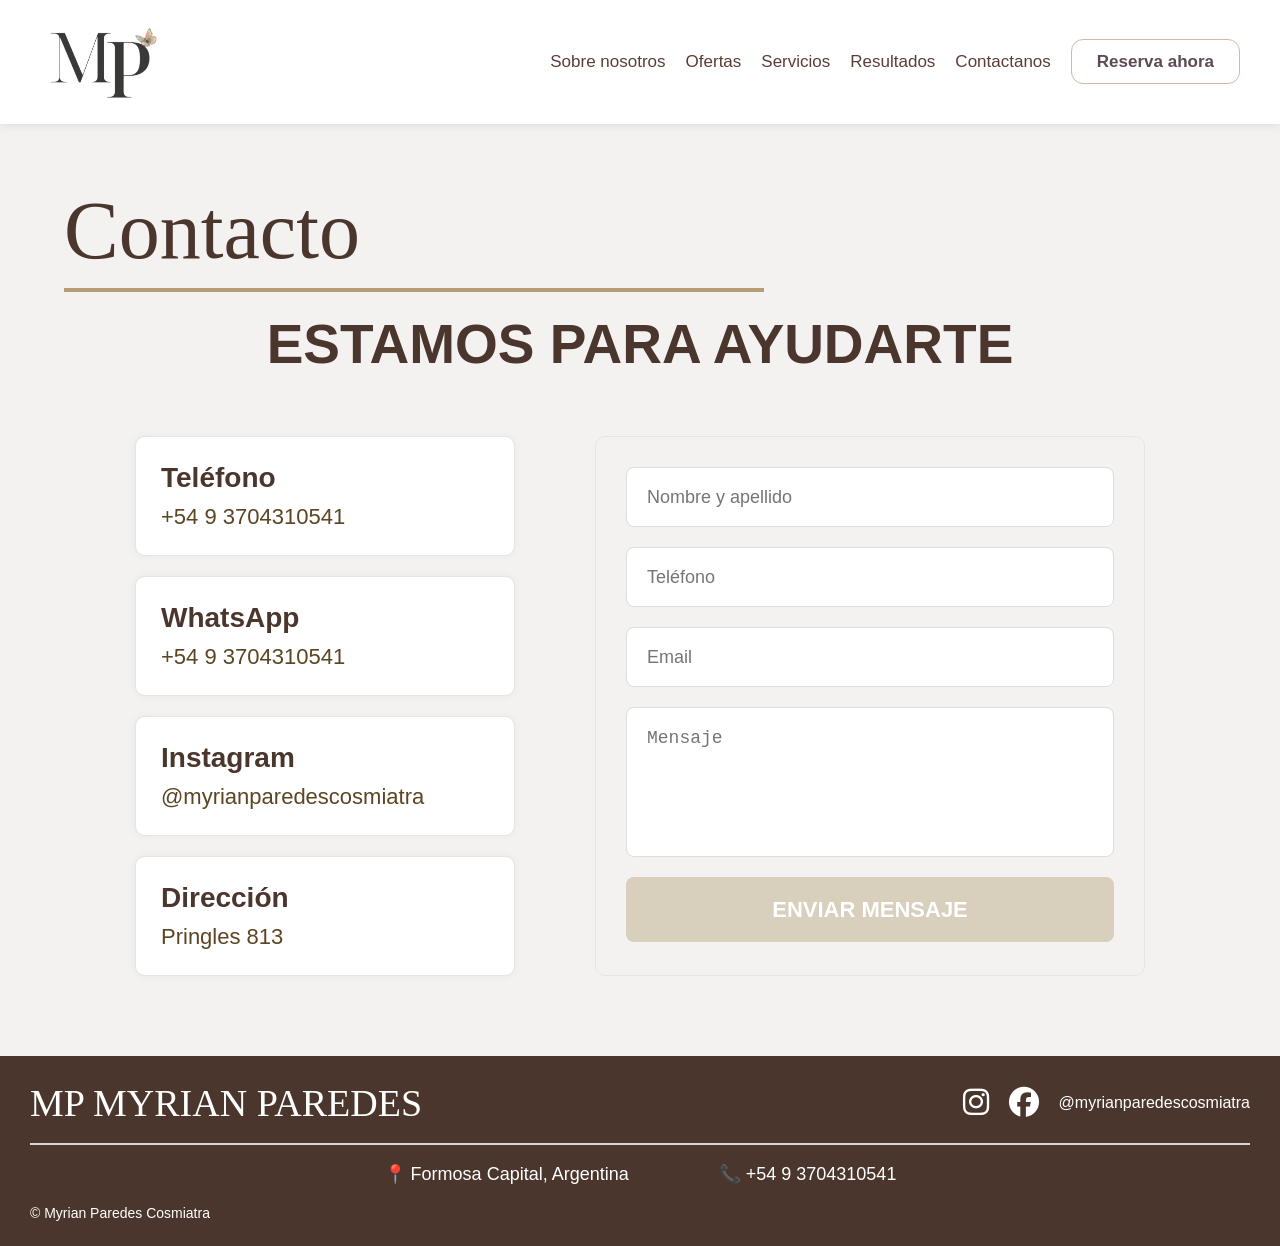
<file: html/contacto.html>
<!DOCTYPE html>
<html lang="es">
    <head>
        <meta charset="UTF-8">
        <meta name="viewport" content="width=device-width, initial-scale=1.0">

        <title>Contacto</title>
        <link rel="stylesheet" href="../CSS/estilos.css">
        <link rel="stylesheet" href="../CSS/contacto.css">
        <link rel="stylesheet" href="https://cdnjs.cloudflare.com/ajax/libs/font-awesome/6.5.1/css/all.min.css">

    </head>
        <!----------------------- CABECERA (HEADER) ----------------------->
        <header class="site-header">

            <nav class="header-container">
                <!-- Logo de MYRIAN PAREDES -->
                 <a href="../index.html"> 
                    <img src="../imagenes/logo.png" alt="Logo de MYRIAN PAREDES" id="logo">
                 </a>
            </nav>

            <nav>
                <ul>
                    <li><a href="sobrenosotros.html">Sobre nosotros</a></li>
                    <li><a href="ofertas.html">Ofertas</a></li>
                    <li><a href="servicios.html">Servicios</a></li>
                    <li><a href="resultados.html">Resultados</a></li>
                    <li><a href="contacto.html">Contactanos</a></li>
                    <li><a href="reservaciones.html" id="boton-reserva">Reserva ahora</a></li>
                </ul>
            </nav>
        </header>

    <body>
        
        <main>
            <!-- TITULO -->

            <section id="titulo-contacto">

                <h1>Contacto</h1>

                <div class="linea-contacto"></div>

                <h2>ESTAMOS PARA <strong>AYUDARTE</strong></h2>

            </section>

            <!-- CONTENIDO -->

            <section id="contenedor-contacto">

                <!-- DATOS -->

                <div class="datos-contacto">

                    <div class="card-contacto">
                        <h3>Teléfono</h3>
                        <p>+54 9 3704310541</p>
                    </div>

                    <div class="card-contacto">
                        <h3>WhatsApp</h3>
                        <p>+54 9 3704310541</p>
                    </div>

                    <div class="card-contacto">
                        <h3>Instagram</h3>
                        <p>@myrianparedescosmiatra</p>
                    </div>

                    <div class="card-contacto">
                        <h3>Dirección</h3>
                        <p>Pringles 813</p>
                    </div>

                </div>

                <!-- FORMULARIO -->

                <form class="formulario-contacto">

                    <input type="text" placeholder="Nombre y apellido">

                    <input type="tel" placeholder="Teléfono">

                    <input type="email" placeholder="Email">

                    <textarea placeholder="Mensaje"></textarea>

                    <button type="submit">
                        ENVIAR MENSAJE
                    </button>

                </form>

            </section>
        </main>

        <!-- FOOTER -->
        <footer class="footer">

            <!-- PARTE SUPERIOR DEL FOOTER -->
            <section class="footer-top">

                <!-- LOGO / NOMBRE DE LA MARCA -->
                <h2 class="logo">MP MYRIAN PAREDES</h2>

                <!-- REDES SOCIALES -->
                <nav class="socials">

                    <!-- ÍCONO INSTAGRAM -->
                    <a href="#">
                        <i class="fa-brands fa-instagram"></i>
                    </a>

                    <!-- ÍCONO FACEBOOK -->
                    <a href="#">
                        <i class="fa-brands fa-facebook"></i>
                    </a>

                    <!-- NOMBRE DE USUARIO -->
                    <span>@myrianparedescosmiatra</span>

                </nav>

            </section>

            <!-- LÍNEA DIVISORIA -->
            <hr>

            <!-- INFORMACIÓN DE CONTACTO -->
            <section class="footer-bottom">

                <!-- UBICACIÓN -->
                <article class="info">
                    <p>📍 Formosa Capital, Argentina</p>
                </article>

                <!-- TELÉFONO -->
                <article class="info">
                    <p>📞 +54 9 3704310541</p>
                </article>

            </section>

            <!-- COPYRIGHT -->
            <p class="copy">
                © Myrian Paredes Cosmiatra
            </p>

        </footer>

    </body>
</html>
</file>
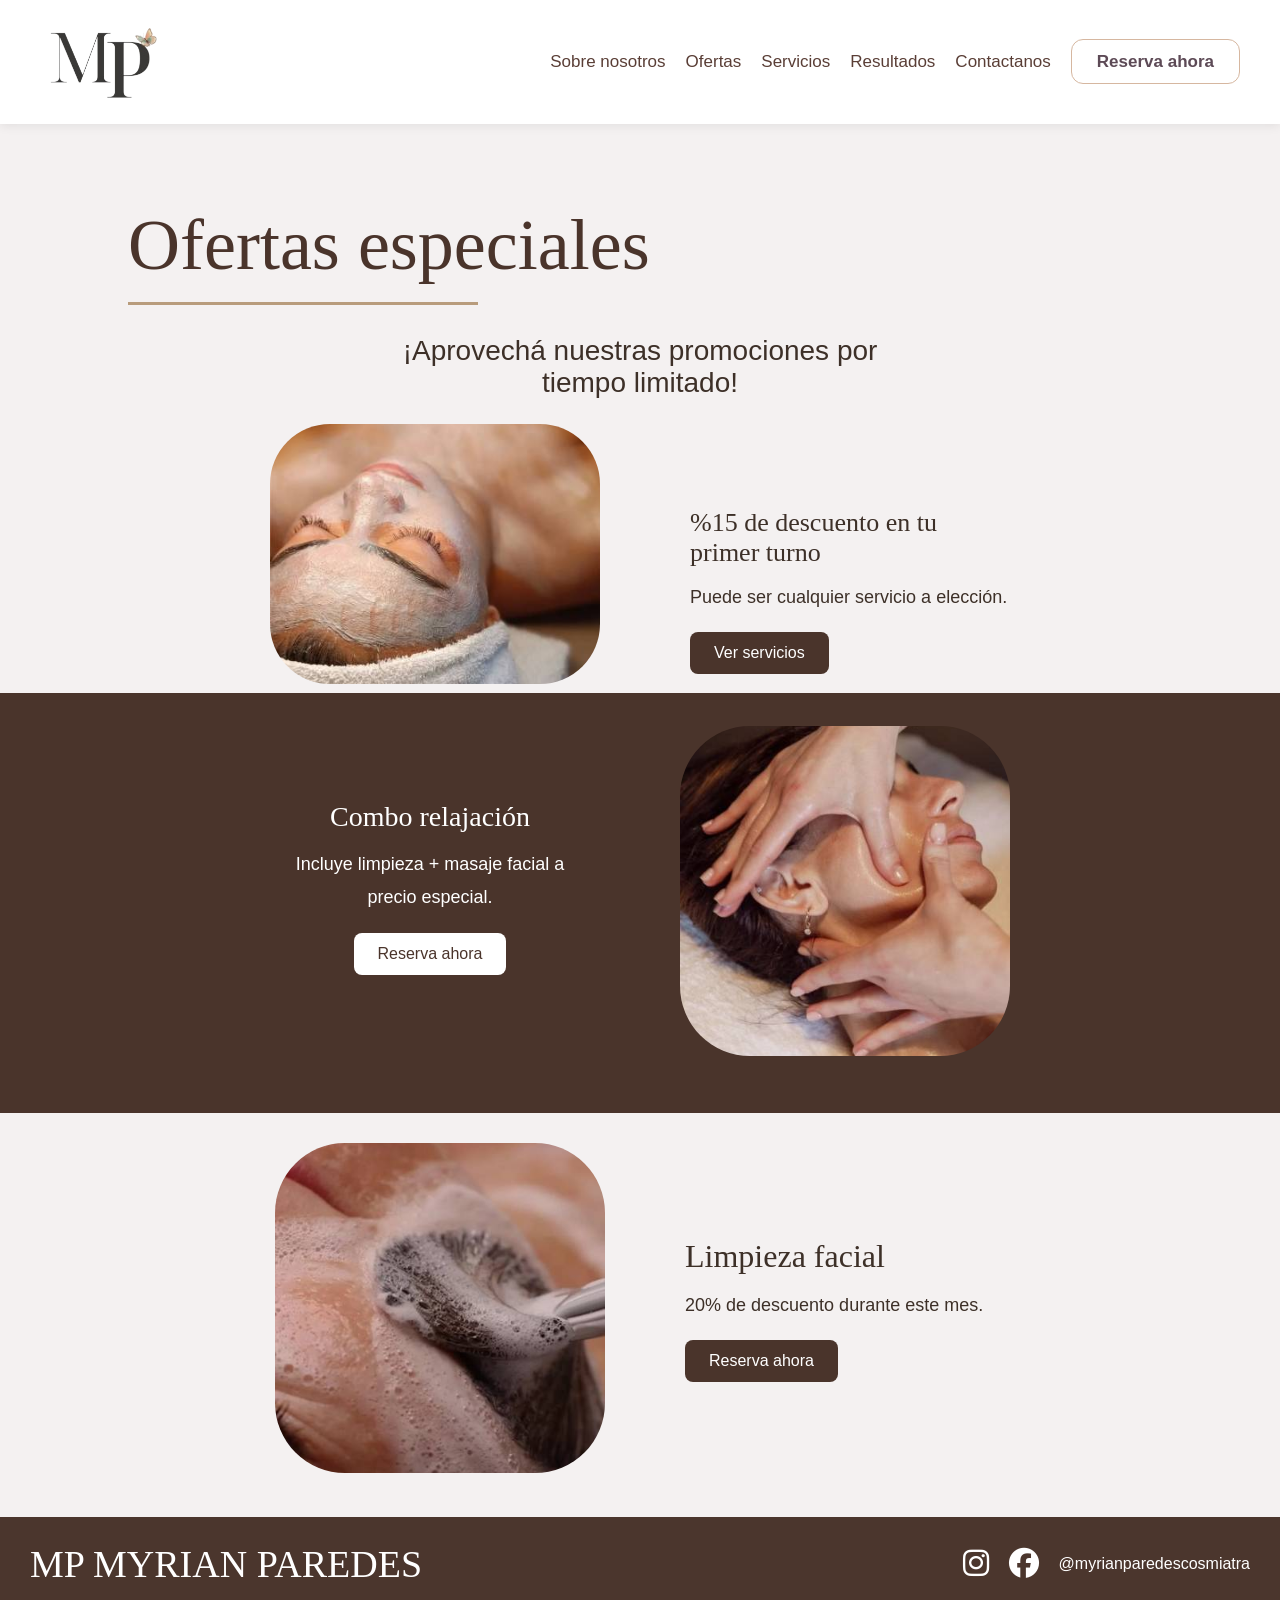
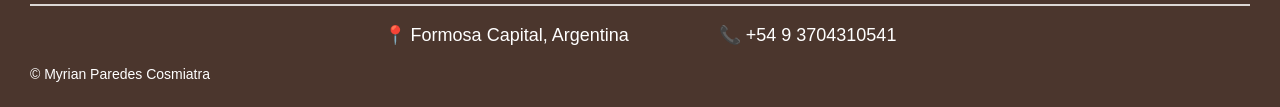
<file: html/ofertas.html>
<!DOCTYPE html>
<html lang="es">
    <head>
        <meta charset="UTF-8">
        <meta name="viewport" content="width=device-width, initial-scale=1.0">
        
        <title>Ofertas</title>

        <link rel="stylesheet" href="../CSS/estilos.css">
        <link rel="stylesheet" href="../CSS/ofertas.css">
        <link rel="stylesheet" href="https://cdnjs.cloudflare.com/ajax/libs/font-awesome/6.5.1/css/all.min.css">
    </head>

    <body>
        <!----------------------- CABECERA (HEADER) ----------------------->
        <header class="site-header">

            <nav class="header-container">
                <!-- Logo de MYRIAN PAREDES -->
                 <a href="../index.html"> 
                    <img src="../imagenes/logo.png" alt="Logo de MYRIAN PAREDES" id="logo">
                 </a>
            </nav>

            <nav>
                <ul>
                    <li><a href="sobrenosotros.html">Sobre nosotros</a></li>
                    <li><a href="ofertas.html">Ofertas</a></li>
                    <li><a href="servicios.html">Servicios</a></li>
                    <li><a href="resultados.html">Resultados</a></li>
                    <li><a href="contacto.html">Contactanos</a></li>
                    <li><a href="reservaciones.html" id="boton-reserva">Reserva ahora</a></li>
                </ul>
            </nav>
        </header>

       <!-- TÍTULO PRINCIPAL -->
            <section id="titulo-ofertas">

                <h1>Ofertas especiales</h1>

                <div class="linea-decorativa"></div>

                <p>
                    ¡Aprovechá nuestras promociones por tiempo limitado!
                </p>

            </section>
            
            <!-- OFERTA 1 -->
            <section class="oferta oferta-1">

                <article class="imagen-oferta-1">
                    <img src="../imagenes/oferta1.jpg" alt="Tratamiento facial">
                </article>

                <article class="texto-oferta-1">
                    <h3>%15 de descuento en tu primer turno</h3>

                    <p>
                        Puede ser cualquier servicio a elección.
                    </p>

                    <a href="servicios.html" class="boton-marron">
                        Ver servicios
                    </a>
                </article>

            </section>

        <!-- FRANJA MARRÓN -->
        <section id="franja-promocional">

            <article class="texto-combo">
                <h3>Combo relajación</h3>

                <p>
                    Incluye limpieza + masaje facial a precio especial.
                </p>

                <a href="reservaciones.html" class="boton-blanco">
                    Reserva ahora
                </a>
            </article>

            <article class="imagen-oferta-2">
                <img src="../imagenes/oferta2.jpg" alt="Masaje facial">
            </article>

        </section>

        <!-- OFERTA 3 -->
        <section class="oferta oferta-3">

            <article class="imagen-oferta-3">
                <img src="../imagenes/oferta3.jpg" alt="Limpieza facial">
            </article>

            <article class="texto-oferta-3">
                <h3>Limpieza facial</h3>

                <p>
                    20% de descuento durante este mes.
                </p>

                <a href="reservaciones.html" class="boton-marron">
                    Reserva ahora
                </a>
            </article>

        </section>
       
       
        <footer class="footer">

            <!-- PARTE SUPERIOR DEL FOOTER -->
            <section class="footer-top">

                <!-- LOGO / NOMBRE DE LA MARCA -->
                <h2 class="logo">MP MYRIAN PAREDES</h2>

                <!-- REDES SOCIALES -->
                <nav class="socials">

                    <!-- ÍCONO INSTAGRAM -->
                    <a href="#">
                        <i class="fa-brands fa-instagram"></i>
                    </a>

                    <!-- ÍCONO FACEBOOK -->
                    <a href="#">
                        <i class="fa-brands fa-facebook"></i>
                    </a>

                    <!-- NOMBRE DE USUARIO -->
                    <span>@myrianparedescosmiatra</span>

                </nav>

            </section>

            <!-- LÍNEA DIVISORIA -->
            <hr>

            <!-- INFORMACIÓN DE CONTACTO -->
            <section class="footer-bottom">

                <!-- UBICACIÓN -->
                <article class="info">
                    <p>📍 Formosa Capital, Argentina</p>
                </article>

                <!-- TELÉFONO -->
                <article class="info">
                    <p>📞 +54 9 3704310541</p>
                </article>

            </section>

            <!-- COPYRIGHT -->
            <p class="copy">
                © Myrian Paredes Cosmiatra
            </p>

        </footer>
    </body>
</html>
</file>
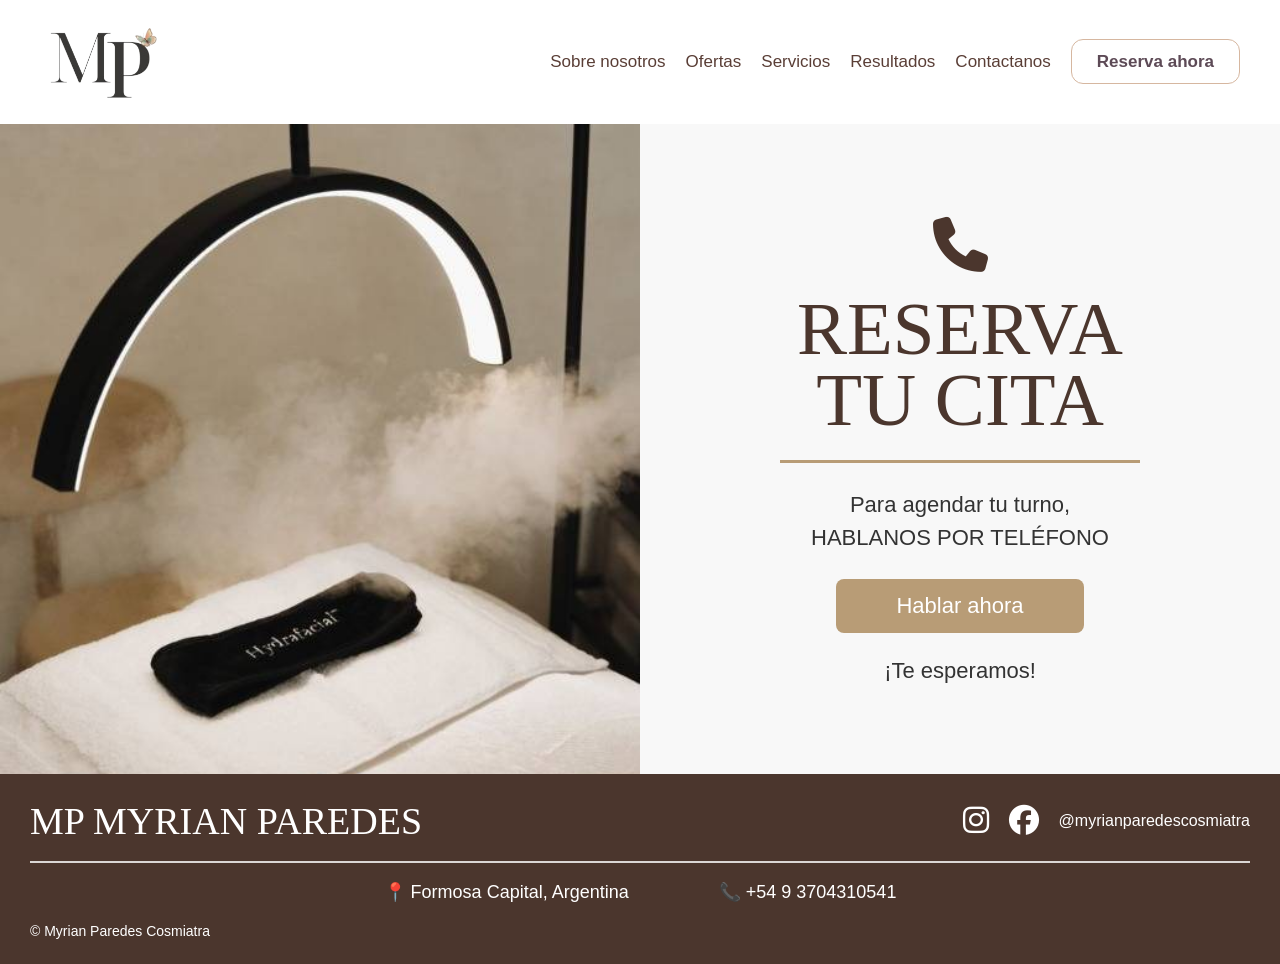
<file: html/reservaciones.html>
<!DOCTYPE html>
<html lang="es">

    <head>
        <meta charset="UTF-8">
        <meta name="viewport" content="width=device-width, initial-scale=1.0">
        
        <title>Reservaciones</title>

        <link rel="stylesheet" href="../CSS/estilos.css">
        <link rel="stylesheet" href="../CSS/reservaciones.css">
        <link rel="stylesheet" href="https://cdnjs.cloudflare.com/ajax/libs/font-awesome/6.5.1/css/all.min.css">
    </head>

    <body>
        <!----------------------- CABECERA (HEADER) ----------------------->
        <header class="site-header">

            <nav class="header-container">
                <!-- Logo de MYRIAN PAREDES -->
                 <a href="../index.html"> 
                    <img src="../imagenes/logo.png" alt="Logo de MYRIAN PAREDES" id="logo">
                 </a>
            </nav>

            <nav>
                <ul>
                    <li><a href="sobrenosotros.html">Sobre nosotros</a></li>
                    <li><a href="ofertas.html">Ofertas</a></li>
                    <li><a href="servicios.html">Servicios</a></li>
                    <li><a href="resultados.html">Resultados</a></li>
                    <li><a href="contacto.html">Contactanos</a></li>
                    <li><a href="reservaciones.html" id="boton-reserva">Reserva ahora</a></li>
                </ul>
            </nav>
        </header>

        <main>
            <!-- ========================= -->
            <!-- RESERVACIONES -->
            <!-- ========================= -->

            <section id="reservaciones">

            <!-- COLUMNA IZQUIERDA -->
            <div class="imagen-reserva">

                <img src="../imagenes/reservaciones.jpg"
                    alt="Cabina de tratamiento facial">

            </div>

            <!-- COLUMNA DERECHA -->
            <div class="contenido-reserva">

                <!-- ICONO -->
                <div class="icono-reserva">

                    <i class="fa-solid fa-phone"></i>

                </div>

                <!-- TITULO -->
                <h1>
                    RESERVA
                    <br>
                    TU CITA
                </h1>

                <!-- LINEA DECORATIVA -->
                <div class="linea-reserva"></div>

                <!-- TEXTO -->
                <p>
                    Para agendar tu turno,
                    <br>
                    HABLANOS POR TELÉFONO
                </p>

                <!-- BOTON -->
                <a href="tel:+5493704310541"
                class="boton-reserva">

                Hablar ahora

                </a>

                <!-- MENSAJE -->
                <span>¡Te esperamos!</span>

            </div>

            </section>
        </main>

        <!-- FOOTER -->
        <footer class="footer">

            <!-- PARTE SUPERIOR DEL FOOTER -->
            <section class="footer-top">

                <!-- LOGO / NOMBRE DE LA MARCA -->
                <h2 class="logo">MP MYRIAN PAREDES</h2>

                <!-- REDES SOCIALES -->
                <nav class="socials">

                    <!-- ÍCONO INSTAGRAM -->
                    <a href="#">
                        <i class="fa-brands fa-instagram"></i>
                    </a>

                    <!-- ÍCONO FACEBOOK -->
                    <a href="#">
                        <i class="fa-brands fa-facebook"></i>
                    </a>

                    <!-- NOMBRE DE USUARIO -->
                    <span>@myrianparedescosmiatra</span>

                </nav>

            </section>

            <!-- LÍNEA DIVISORIA -->
            <hr>

            <!-- INFORMACIÓN DE CONTACTO -->
            <section class="footer-bottom">

                <!-- UBICACIÓN -->
                <article class="info">
                    <p>📍 Formosa Capital, Argentina</p>
                </article>

                <!-- TELÉFONO -->
                <article class="info">
                    <p>📞 +54 9 3704310541</p>
                </article>

            </section>

            <!-- COPYRIGHT -->
            <p class="copy">
                © Myrian Paredes Cosmiatra
            </p>

        </footer>
    </body>
</html>
</file>
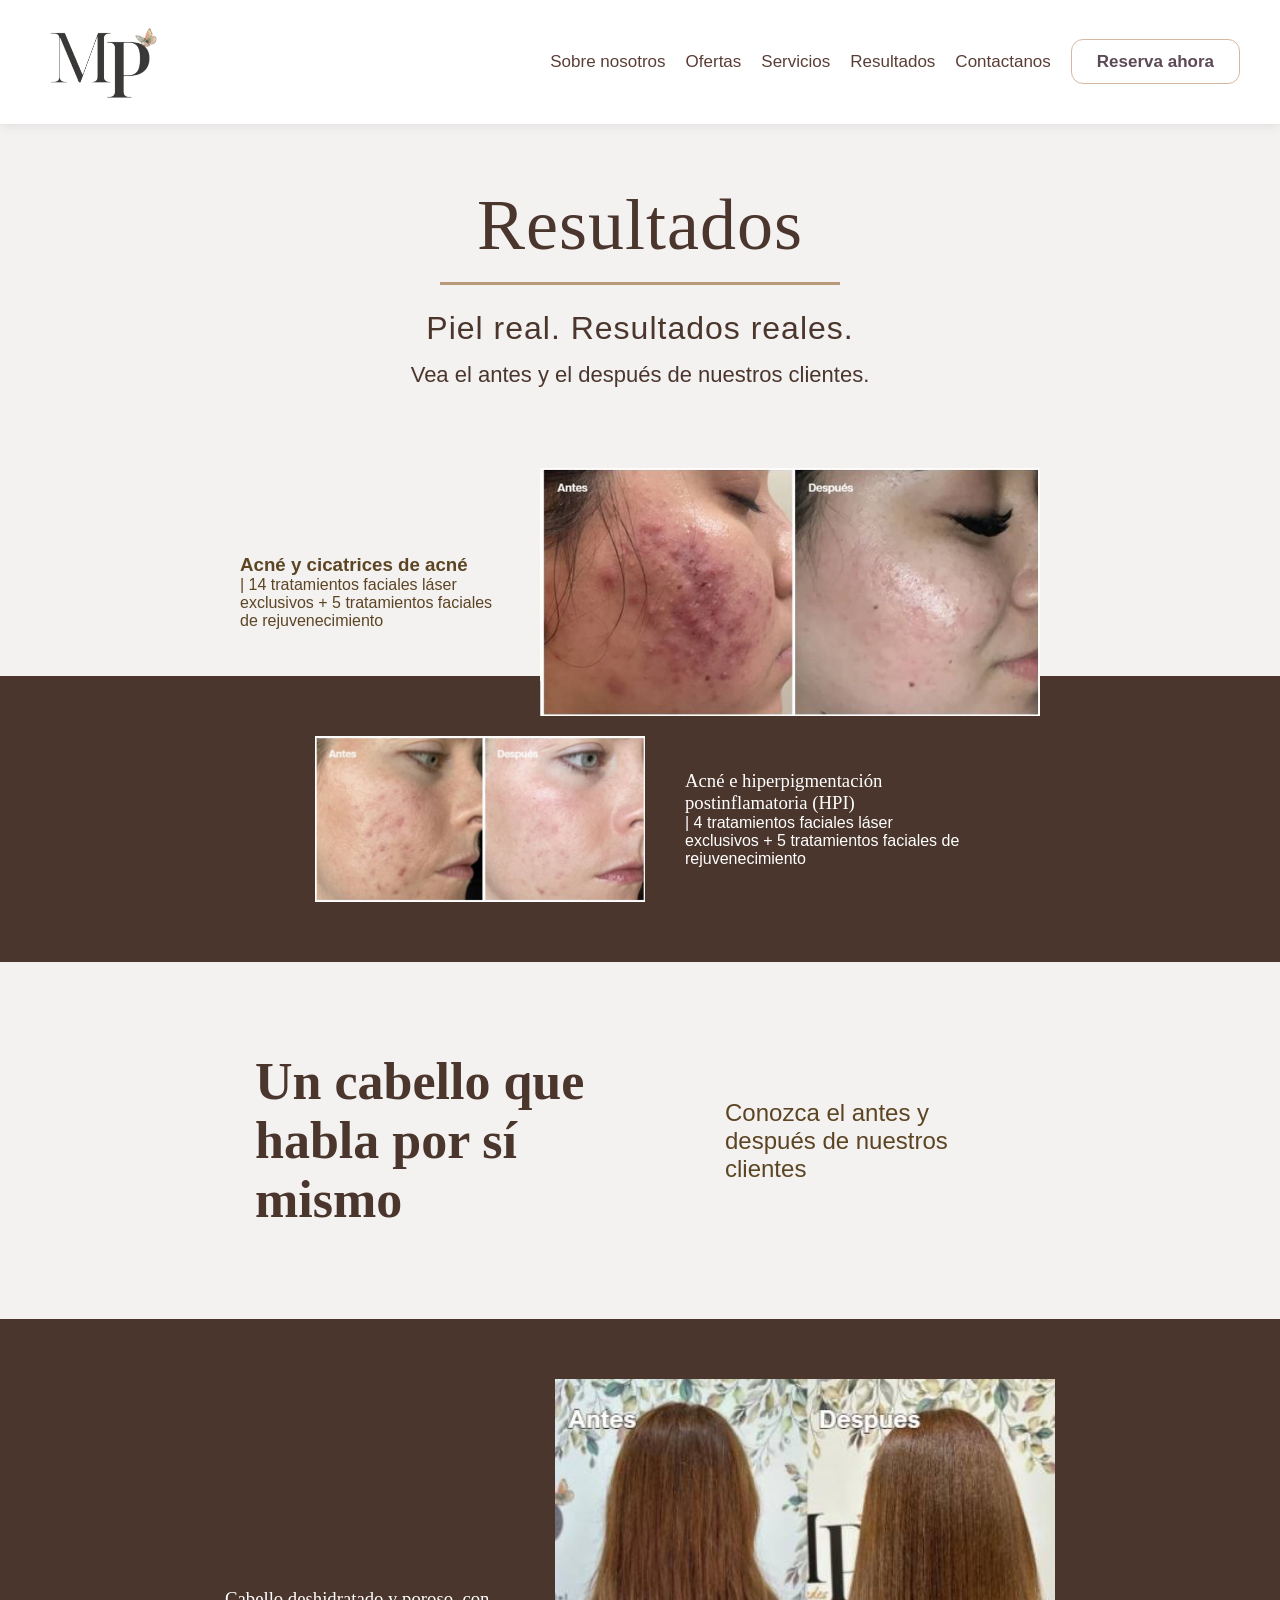
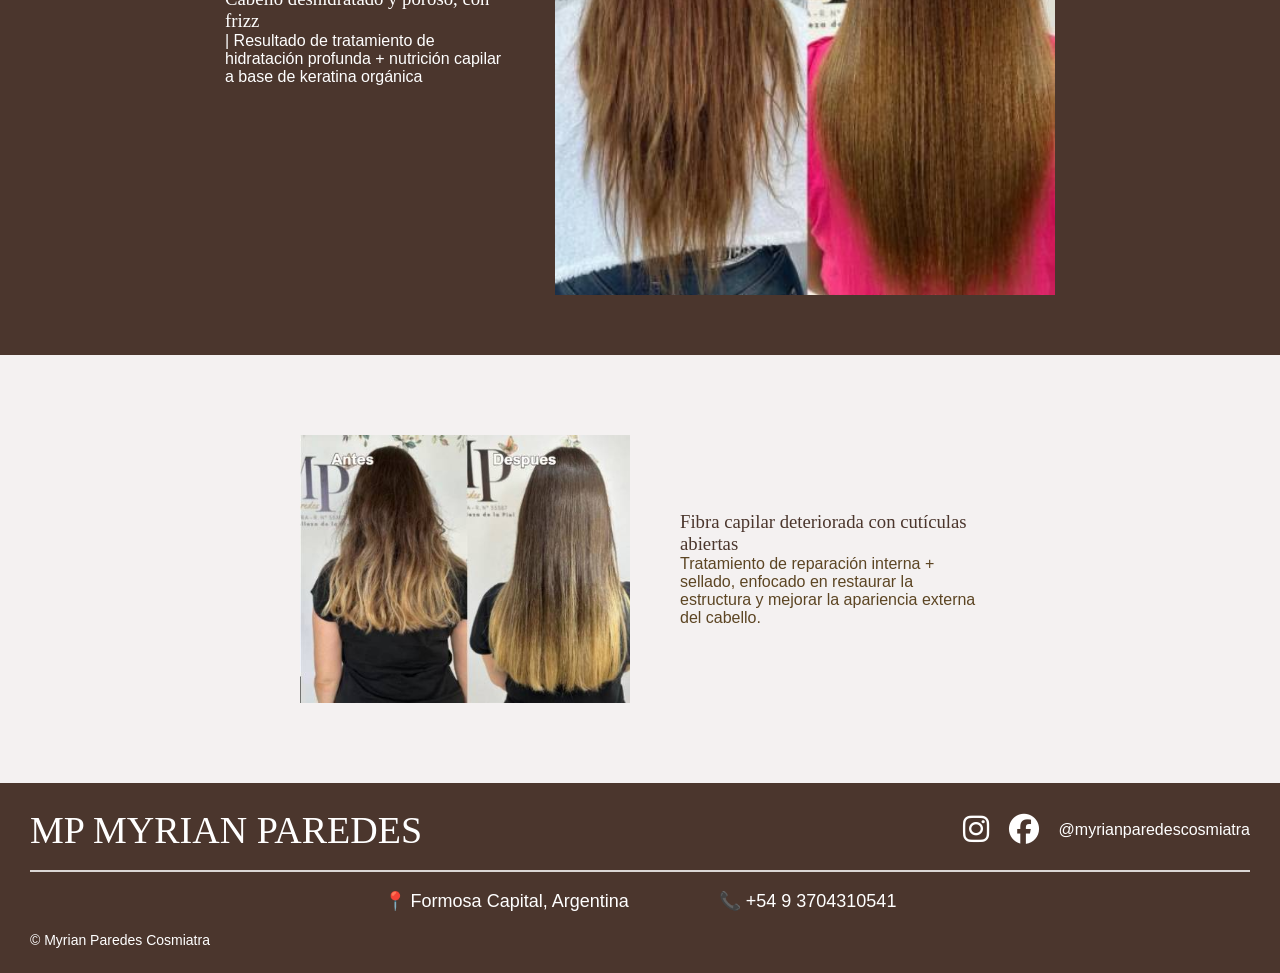
<file: html/resultados.html>
<!DOCTYPE html>
<html lang="es">
  <head>
    <meta charset="UTF-8">
    <meta name="viewport" content="width=device-width, initial-scale=1.0">
    
    <title>Resultados</title>

    <link rel="stylesheet" href="../CSS/estilos.css">
    <link rel="stylesheet" href="../CSS/resultados.css">
    <link rel="stylesheet" href="https://cdnjs.cloudflare.com/ajax/libs/font-awesome/6.5.1/css/all.min.css">
  </head>
  
  <body>
        <!----------------------- CABECERA (HEADER) ----------------------->
        <header class="site-header">

            <nav class="header-container">
                <!-- Logo de MYRIAN PAREDES -->
                 <a href="../index.html"> 
                    <img src="../imagenes/logo.png" alt="Logo de MYRIAN PAREDES" id="logo">
                 </a>
            </nav>

            <nav>
                <ul>
                    <li><a href="sobrenosotros.html">Sobre nosotros</a></li>
                    <li><a href="ofertas.html">Ofertas</a></li>
                    <li><a href="servicios.html">Servicios</a></li>
                    <li><a href="resultados.html">Resultados</a></li>
                    <li><a href="contacto.html">Contactanos</a></li>
                    <li><a href="reservaciones.html" id="boton-reserva">Reserva ahora</a></li>
                </ul>
            </nav>
        </header>

    <main>
        <!-- ========================= -->
        <!-- TITULO PRINCIPAL -->
        <!-- ========================= -->

        <section class="titulo-resultados">

            <h1>Resultados</h1>
            <div class="linea-titulo"></div>
            <h2>Piel real. Resultados reales.</h2>
            <p>Vea el antes y el después de nuestros clientes.</p>

        </section>

        <!-- ========================= -->
        <!-- PRIMER RESULTADO FACIAL -->
        <!-- ========================= -->

        <section class="resultados-facial">

            <div class="texto-izq">
                <h3>Acné y cicatrices de acné</h3>
                <p>| 14 tratamientos faciales láser exclusivos + 5 tratamientos faciales de rejuvenecimiento</p>
            </div>

            <img src="../imagenes/resultados1.jpg"
                alt="Resultado facial 1"
                class="img-grande">

        </section>

        <!-- ========================= -->
        <!-- FRANJA MARRON -->
        <!-- SEGUNDO RESULTADO FACIAL -->
        <!-- ========================= -->

        <section class="franja-marron">

            <div class="resultado-dos">

                <img src="../imagenes/resultados2.jpg"
                    alt="Resultado facial 2"
                    class="img-mediana">

                <div class="texto-der">

                    <h3>Acné e hiperpigmentación postinflamatoria (HPI)</h3>
                    <p>| 4 tratamientos faciales láser exclusivos +
                        5 tratamientos faciales de rejuvenecimiento</p>

                </div>
            </div>

        </section>

        <!-- ========================= -->
        <!-- TITULO SECCION CABELLO -->
        <!-- ========================= -->

        <section class="titulo-cabello">

            <h2>Un cabello que habla por sí mismo</h2>
            <p>Conozca el antes y después de nuestros clientes</p>

        </section>

        <!-- ========================= -->
        <!-- PRIMER RESULTADO CAPILAR -->
        <!-- ========================= -->

        <section class="franja-cabello">

            <div class="texto-cabello">

                <h3>Cabello deshidratado y poroso, con frizz</h3>
                <p>| Resultado de tratamiento de hidratación profunda + 
                    nutrición capilar a base de keratina orgánica</p>

            </div>
            <img src="../imagenes/resultados3.jpg"
                alt="Resultado cabello 1"
                class="img-grande">
        </section>


        <!-- ========================= -->
        <!-- SEGUNDO RESULTADO CAPILAR -->
        <!-- ========================= -->

        <section class="resultado-final">

            <img src="../imagenes/resultados4.jpg"
                alt="Resultado cabello 2"
                class="img-mediana">

            <div class="texto-final">
                <h3>Fibra capilar deteriorada con cutículas abiertas</h3>
                <p>
                    Tratamiento de reparación interna + sellado,
                    enfocado en restaurar la estructura y mejorar
                    la apariencia externa del cabello.
                </p>
            </div>

        </section>

    </main>

    <!-- FOOTER -->
        <footer class="footer">

            <!-- PARTE SUPERIOR DEL FOOTER -->
            <section class="footer-top">

                <!-- LOGO / NOMBRE DE LA MARCA -->
                <h2 class="logo">MP MYRIAN PAREDES</h2>

                <!-- REDES SOCIALES -->
                <nav class="socials">

                    <!-- ÍCONO INSTAGRAM -->
                    <a href="#">
                        <i class="fa-brands fa-instagram"></i>
                    </a>

                    <!-- ÍCONO FACEBOOK -->
                    <a href="#">
                        <i class="fa-brands fa-facebook"></i>
                    </a>

                    <!-- NOMBRE DE USUARIO -->
                    <span>@myrianparedescosmiatra</span>

                </nav>

            </section>

            <!-- LÍNEA DIVISORIA -->
            <hr>

            <!-- INFORMACIÓN DE CONTACTO -->
            <section class="footer-bottom">

                <!-- UBICACIÓN -->
                <article class="info">
                    <p>📍 Formosa Capital, Argentina</p>
                </article>

                <!-- TELÉFONO -->
                <article class="info">
                    <p>📞 +54 9 3704310541</p>
                </article>

            </section>

            <!-- COPYRIGHT -->
            <p class="copy">
                © Myrian Paredes Cosmiatra
            </p>

        </footer>

  </body>
</html>
</file>
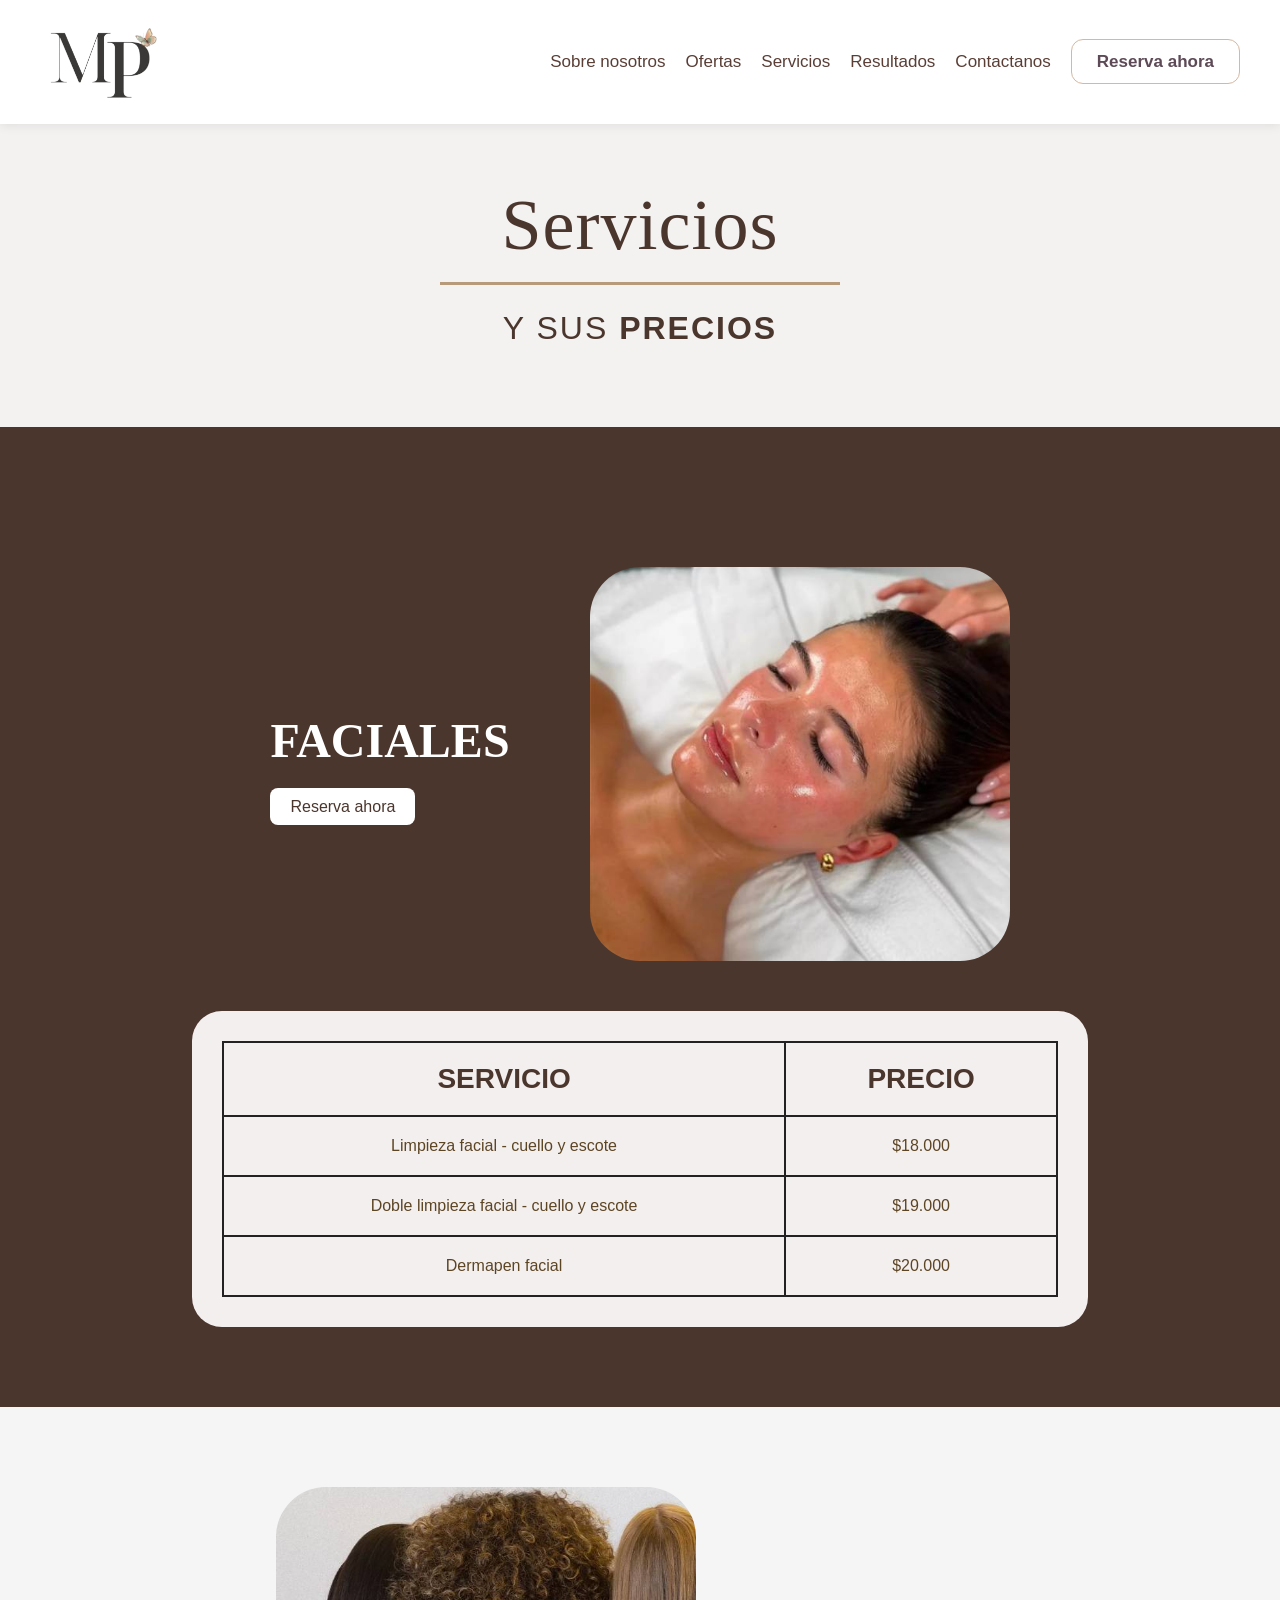
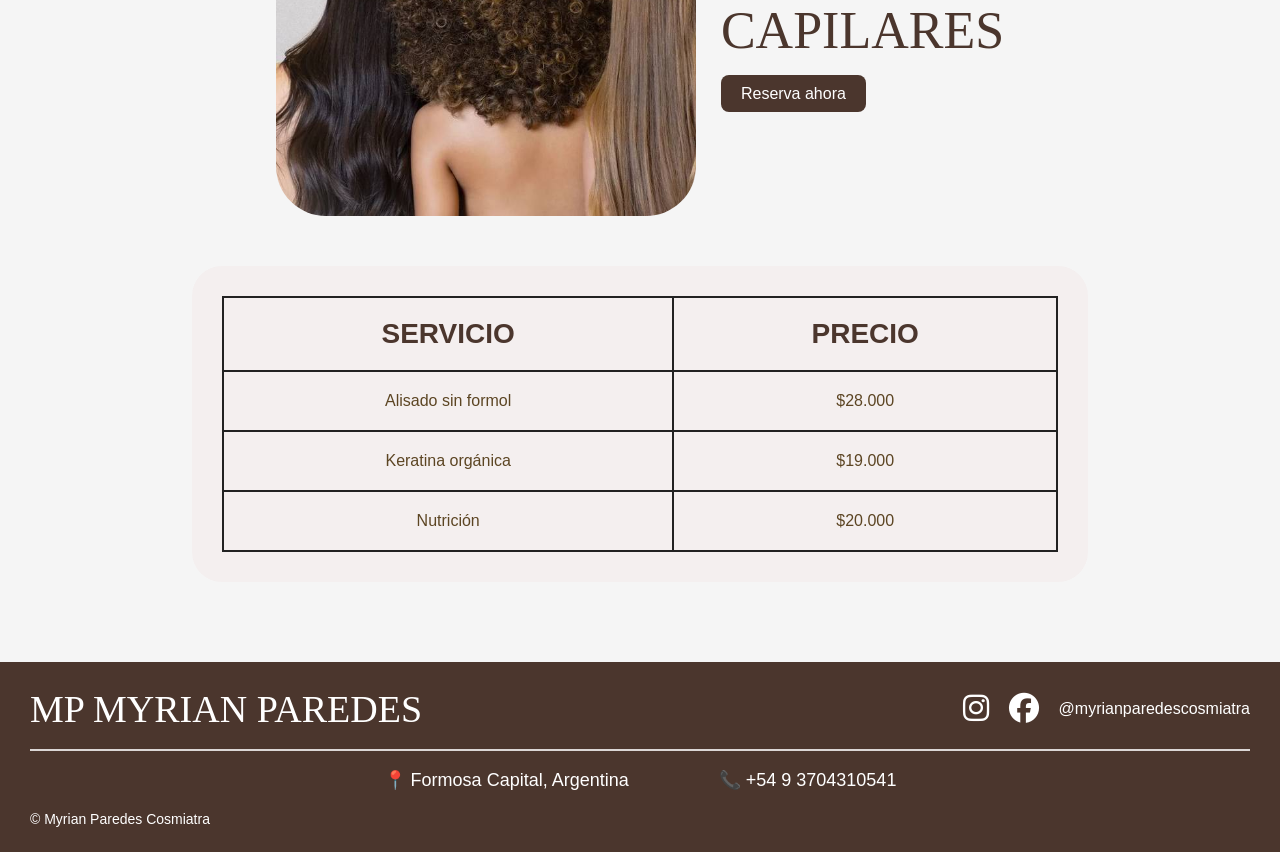
<file: html/servicios.html>
<!DOCTYPE html>
<html lang="es">
    <head>
        <meta charset="UTF-8">
        <meta name="viewport" content="width=device-width, initial-scale=1.0">
        
        <title>servicios</title>

        <link rel="stylesheet" href="../CSS/estilos.css">
        <link rel="stylesheet" href="../CSS/servicios.css">
        <link rel="stylesheet" href="https://cdnjs.cloudflare.com/ajax/libs/font-awesome/6.5.1/css/all.min.css">
    </head>
        
    <body>
        <!----------------------- CABECERA (HEADER) ----------------------->
        <header class="site-header">

            <nav class="header-container">
                <!-- Logo de MYRIAN PAREDES -->
                 <a href="../index.html"> 
                    <img src="../imagenes/logo.png" alt="Logo de MYRIAN PAREDES" id="logo">
                 </a>
            </nav>

            <nav>
                <ul>
                    <li><a href="sobrenosotros.html">Sobre nosotros</a></li>
                    <li><a href="ofertas.html">Ofertas</a></li>
                    <li><a href="servicios.html">Servicios</a></li>
                    <li><a href="resultados.html">Resultados</a></li>
                    <li><a href="contacto.html">Contactanos</a></li>
                    <li><a href="reservaciones.html" id="boton-reserva">Reserva ahora</a></li>
                </ul>
            </nav>
        </header>

        <main>
            <!-- TÍTULO -->
            <section id="titulo-servicios">

                <h1>Servicios</h1>

                <div class="linea-titulo"></div>

                <h2>Y SUS <strong>PRECIOS</strong></h2>

            </section>

            <!-- SERVICIOS FACIALES -->
            <section class="seccion-facial">

                <div class="encabezado-facial">

                    <div class="texto-facial">
                        <h3>FACIALES</h3>
                        <a href="reservaciones.html" class="btn-reserva">
                            Reserva ahora
                        </a>
                    </div>

                    <img src="../imagenes/servicios1.jpg"
                        alt="Servicios faciales"
                        class="img-servicio">
                </div>

                <div class="tabla-precios">

                    <table>

                        <tr>
                            <th>SERVICIO</th>
                            <th>PRECIO</th>
                        </tr>

                        <tr>
                            <td>Limpieza facial - cuello y escote</td>
                            <td>$18.000</td>
                        </tr>

                        <tr>
                            <td>Doble limpieza facial - cuello y escote</td>
                            <td>$19.000</td>
                        </tr>

                        <tr>
                            <td>Dermapen facial</td>
                            <td>$20.000</td>
                        </tr>

                    </table>

                </div>

            </section>

            <!-- SERVICIOS CAPILARES -->
            <section class="seccion-capilar">

                <div class="encabezado-capilar">

                    <img src="../imagenes/servicios2.jpg"
                        alt="Servicios capilares"
                        class="img-servicio">

                    <div class="texto-capilar">
                        <h3>CAPILARES</h3>

                        <a href="reservaciones.html" class="btn-reserva">
                            Reserva ahora
                        </a>
                    </div>

                </div>

                <div class="tabla-precios">

                    <table>

                        <tr>
                            <th>SERVICIO</th>
                            <th>PRECIO</th>
                        </tr>

                        <tr>
                            <td>Alisado sin formol</td>
                            <td>$28.000</td>
                        </tr>

                        <tr>
                            <td>Keratina orgánica</td>
                            <td>$19.000</td>
                        </tr>

                        <tr>
                            <td>Nutrición</td>
                            <td>$20.000</td>
                        </tr>

                    </table>

                </div>

            </section>
        </main>

        <!-- FOOTER -->
        <footer class="footer">

            <!-- PARTE SUPERIOR DEL FOOTER -->
            <section class="footer-top">

                <!-- LOGO / NOMBRE DE LA MARCA -->
                <h2 class="logo">MP MYRIAN PAREDES</h2>

                <!-- REDES SOCIALES -->
                <nav class="socials">

                    <!-- ÍCONO INSTAGRAM -->
                    <a href="#">
                        <i class="fa-brands fa-instagram"></i>
                    </a>

                    <!-- ÍCONO FACEBOOK -->
                    <a href="#">
                        <i class="fa-brands fa-facebook"></i>
                    </a>

                    <!-- NOMBRE DE USUARIO -->
                    <span>@myrianparedescosmiatra</span>

                </nav>

            </section>

            <!-- LÍNEA DIVISORIA -->
            <hr>

            <!-- INFORMACIÓN DE CONTACTO -->
            <section class="footer-bottom">

                <!-- UBICACIÓN -->
                <article class="info">
                    <p>📍 Formosa Capital, Argentina</p>
                </article>

                <!-- TELÉFONO -->
                <article class="info">
                    <p>📞 +54 9 3704310541</p>
                </article>

            </section>

            <!-- COPYRIGHT -->
            <p class="copy">
                © Myrian Paredes Cosmiatra
            </p>

        </footer>
    </body>
</html>
</file>
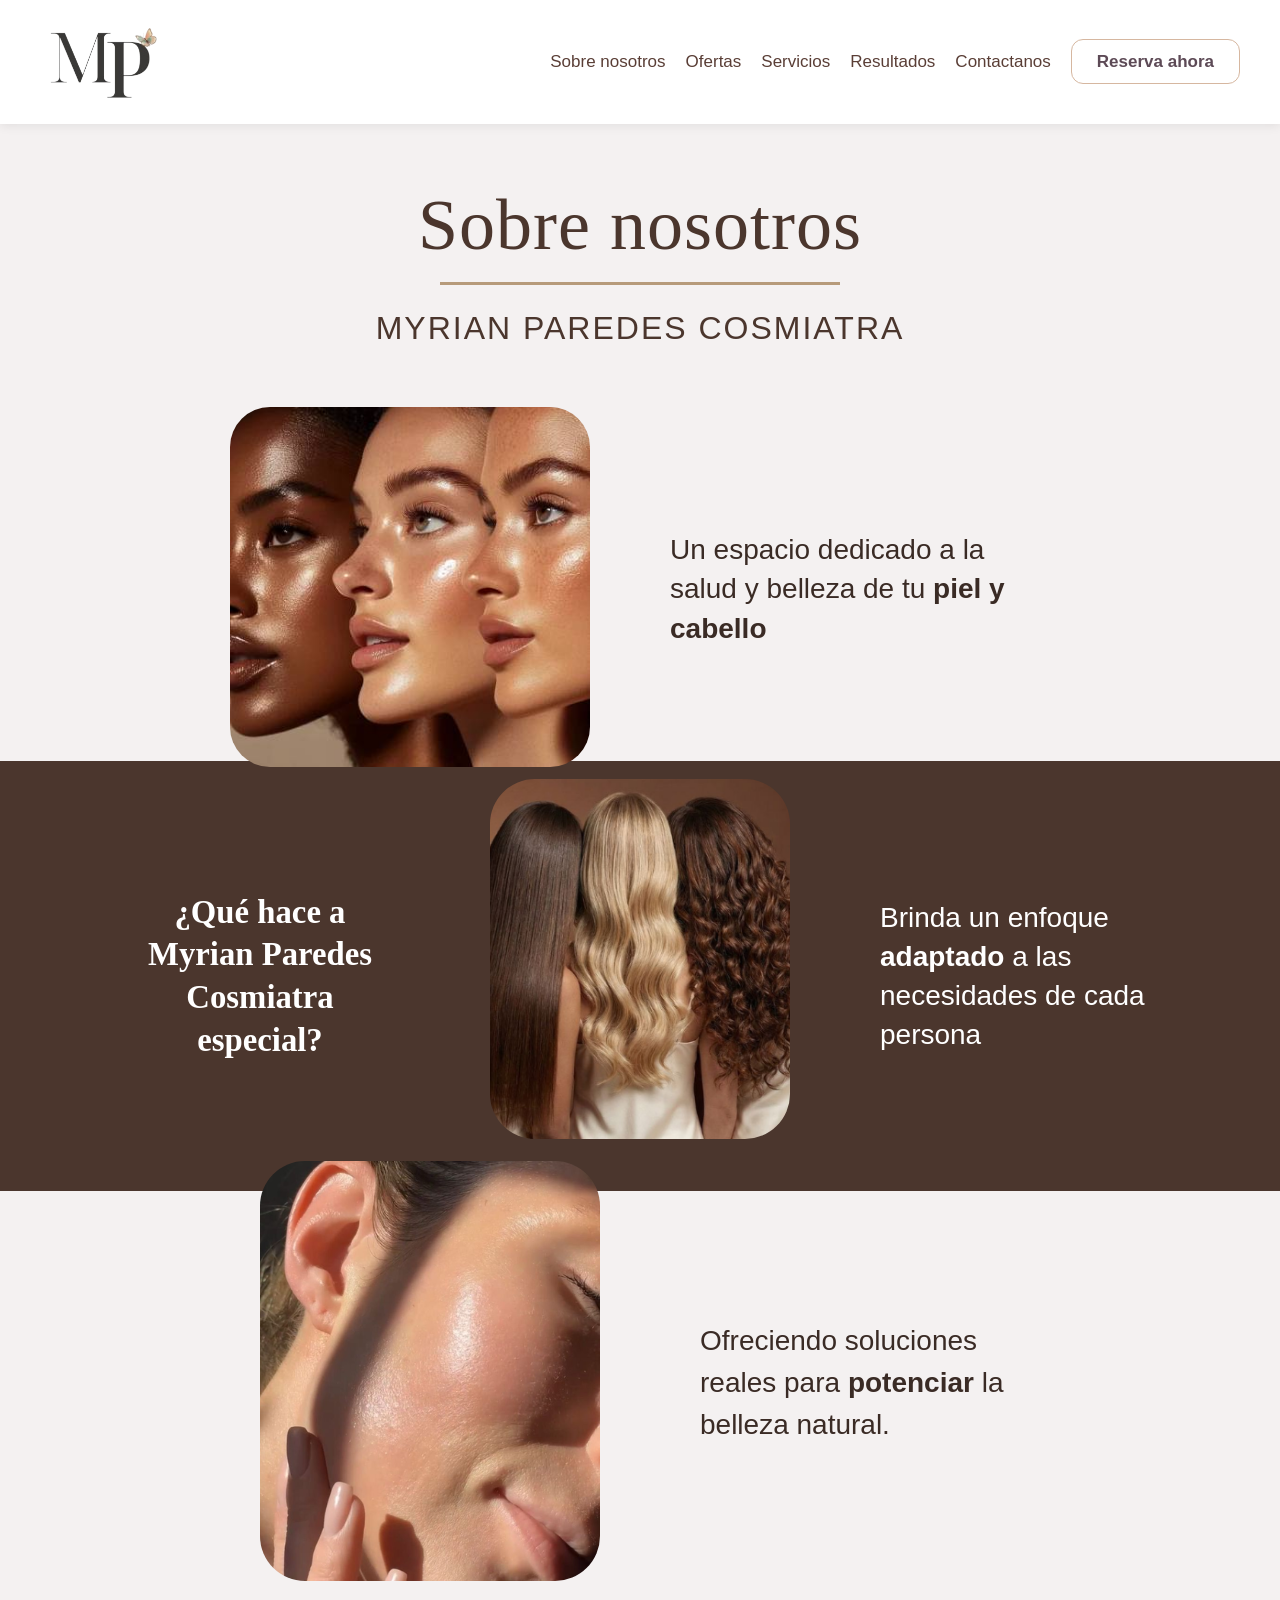
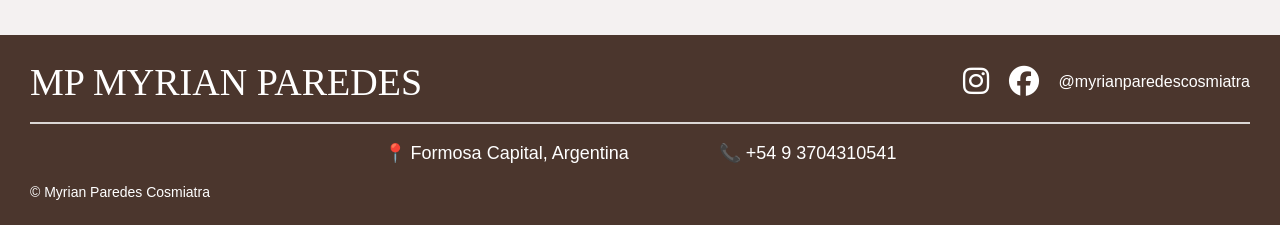
<file: html/sobrenosotros.html>
<!DOCTYPE html>
<html lang="es"> 
    <head>
        <meta charset="UTF-8">
        <meta name="viewport" content="width=device-width, initial-scale=1.0"> 

        <title>Myrian Paredes Cosmiatra - Sobre Nosotros</title> 
    
        <link rel="stylesheet" href="../CSS/estilos.css">
        <link rel="stylesheet" href="../CSS/sobrenosotros.css">
        <link rel="stylesheet" href="https://cdnjs.cloudflare.com/ajax/libs/font-awesome/6.5.1/css/all.min.css">
    </head> 

    <body>
        <!----------------------- CABECERA (HEADER) ----------------------->
        <header class="site-header">

            <nav class="header-container">
                <!-- Logo de MYRIAN PAREDES -->
                 <a href="../index.html"> 
                    <img src="../imagenes/logo.png" alt="Logo de MYRIAN PAREDES" id="logo">
                 </a>
            </nav>

            <nav>
                <ul>
                    <li><a href="sobrenosotros.html">Sobre nosotros</a></li>
                    <li><a href="ofertas.html">Ofertas</a></li>
                    <li><a href="servicios.html">Servicios</a></li>
                    <li><a href="resultados.html">Resultados</a></li>
                    <li><a href="contacto.html">Contactanos</a></li>
                    <li><a href="reservaciones.html" id="boton-reserva">Reserva ahora</a></li>
                </ul>
            </nav>
        </header>

        <main>
            <section id="sobre-nosotros">

                <div class="titulo-sobre">
                
                    <h1>Sobre nosotros</h1>
                    <div class="linea-titulo"></div>
                    <h2>MYRIAN PAREDES COSMIATRA</h2>
                </div>

                <!------------ BLOQUE 1--------------->
               <div class="bloque bloque-superior">

                    <div class="imagen-redonda">
                        <img src="../imagenes/sobre nos 1.jpg" alt="Rostros">
                    </div>

                    <div class="texto-superior">
                        <p>
                            Un espacio dedicado a la salud y belleza
                            de tu <strong>piel y cabello</strong>
                        </p>
                    </div>
                </div>

                <!------------ BLOQUE MARRÓN ------------>
                <div id="seccion-destacada">

                    <div class="contenido-destacado">

                        <div class="pregunta">
                            <h3>¿Qué hace a Myrian Paredes Cosmiatra especial?</h3>
                        </div>

                        <div class="imagen-cabello">
                            <img src="../imagenes/sobrenos-2.png" alt="Cabello">
                        </div>

                        <div class="texto-destacado">
                            <p>
                                Brinda un enfoque
                                <strong>adaptado</strong>
                                a las necesidades
                                de cada persona
                            </p>
                        </div>

                    </div>

                </div>

                    <!-- BLOQUE INFERIOR -->
                    <div class="bloque bloque-inferior">

                        <div class="imagen-piel">
                            <img src="../imagenes/sobrenos-3.png" alt="Piel">
                        </div>

                        <div class="texto-inferior">
                            <p>
                                Ofreciendo soluciones reales para
                                <strong>potenciar</strong>
                                la belleza natural.
                            </p>
                        </div>

                    </div>

                </section>
        </main>

        <!-- FOOTER -->
        <footer class="footer">

            <!-- PARTE SUPERIOR DEL FOOTER -->
            <section class="footer-top">

                <!-- LOGO / NOMBRE DE LA MARCA -->
                <h2 class="logo">MP MYRIAN PAREDES</h2>

                <!-- REDES SOCIALES -->
                <nav class="socials">

                    <!-- ÍCONO INSTAGRAM -->
                    <a href="#">
                        <i class="fa-brands fa-instagram"></i>
                    </a>

                    <!-- ÍCONO FACEBOOK -->
                    <a href="#">
                        <i class="fa-brands fa-facebook"></i>
                    </a>

                    <!-- NOMBRE DE USUARIO -->
                    <span>@myrianparedescosmiatra</span>

                </nav>

            </section>

            <!-- LÍNEA DIVISORIA -->
            <hr>

            <!-- INFORMACIÓN DE CONTACTO -->
            <section class="footer-bottom">

                <!-- UBICACIÓN -->
                <article class="info">
                    <p>📍 Formosa Capital, Argentina</p>
                </article>

                <!-- TELÉFONO -->
                <article class="info">
                    <p>📞 +54 9 3704310541</p>
                </article>

            </section>

            <!-- COPYRIGHT -->
            <p class="copy">
                © Myrian Paredes Cosmiatra
            </p>

        </footer>
    </body>
</html>
</file>
<file: CSS/estilos.css>
/* RESET */

*{
    margin: 0px;
    padding: 0;
    box-sizing: border-box;
}

/* BODY */

body{
    margin: 0;
    padding: 0;
    font-family: Arial, sans-serif;
    background-color: #f4f1f1;
    color: #5c4523;
}

/* HEADER */
header{

    background-color:white;

    display:flex;

    justify-content:space-between;

    align-items:center;

    padding:20px 40px;

    box-shadow:0 2px 10px rgba(0,0,0,0.08);
}

        /*---------------- CONTENEDOR HEADER ----------------*/

        .header-container{

            /* Flexbox */
            display:flex;

            /* Centra verticalmente */
            align-items:center;
        }

        /*---------------- LOGO ----------------*/
        #logo{
            height: 80px;
        }

        /*---------------- MENÚ DE NAVEGACIÓN ----------------*/

        header ul{

            /* Quita los puntos */
            list-style:none;

            /* Activa flexbox */
            display:flex;

            /* Centra verticalmente */
            align-items:center;

            /* Espacio entre opciones */
            gap:25px;

        }

        /*---------------- ENLACES ----------------*/

        header ul li a{
            /* Quita subrayado */
            text-decoration:none;

            /* Color */
            color:#5a3e36;

            /* Tamaño */
            font-size:17px;

            /* Transición suave */
            transition:.4s;

        }

        /*---------------- EFECTO HOVER ----------------*/

        header ul li a:hover{
            /* Cambia color al pasar mouse */
            color:#d6b7a0;

        }

        /*---------------- BOTÓN RESERVA ----------------*/

        #boton-reserva{

            /* Fondo */
            background-color:white;

            /* Color texto */
            color:#5d4a56;

            /* Espaciado interno */
            padding:12px 25px;

            /* Bordes redondeados */
            border-radius:12px;

            /* Texto más marcado */
            font-weight:bold;

            /* Borde */
            border:1px solid #d6b7a0;

            /* Animación */
            transition:all .4s ease;

        }

        /*---------------- EFECTO BOTÓN ----------------*/

        #boton-reserva:hover{

            /* Cambia color */
            background-color:#d6b7a0;

            /* Cambia color texto */
            color:white;
            /* Efecto zoom */
            transform:scale(1.05);
        }


    /* NAV */
    nav ul{
        display: flex;
        gap: 20px;
        list-style: none;
    }
    nav a{
        text-decoration: none;
        color: #5a3e36;
    }

/* --------------------FOOTER GENERAL------------------------------ */
/* ================================================= */
/*                     FOOTER                        */
/* ================================================= */


.footer{

    background:#4b362d;

    color:white;

    padding:25px 30px;

    margin-top:0;
}

/* ================================================= */
/*                 PARTE SUPERIOR                    */
/* ================================================= */

.footer-top{

    display:flex;

    justify-content:space-between;

    align-items:center;
}

/* LOGO */

.footer .logo{

    font-family:"Cormorant Garamond", serif;

    font-size:38px;

    font-weight:400;

    margin:0;

    color:white;
}

/* REDES */

.socials{

    display:flex;

    align-items:center;

    gap:12px;

    color:white;

    font-size:18px;
}

.socials a{

    color:white;

    text-decoration:none;

    font-size:30px;
}

.socials span{

    font-size:16px;
}

/* ================================================= */
/*                     LINEA                         */
/* ================================================= */

.footer hr{

    border:none;

    height:2px;

    background:white;

    opacity:0.8;

    margin:18px 0;
}

/* ================================================= */
/*              DIRECCION Y TELEFONO                 */
/* ================================================= */

.footer-bottom{

    display:flex;

    justify-content:center;

    align-items:center;

    gap:90px;

    margin-bottom:20px;
}

.info p{

    margin:0;

    font-size:18px;

    display:flex;

    align-items:center;

    gap:8px;
}

.socials i,
.info i{

    color:white !important;

    margin-right:8px;
}

/* ================================================= */
/*                  COPYRIGHT                        */
/* ================================================= */

.copy{

    margin:0;

    font-size:14px;

    color:white;
}
</file>
<file: CSS/contacto.css>
/* ========================= */
/* TITULO */
/* ========================= */

#titulo-contacto{
    width:90%;
    margin:60px auto;
}

#titulo-contacto h1{
    font-family:"Cormorant Garamond", serif;
    font-size:82px;
    color:#4b362d;
    font-weight:400;
}

.linea-contacto{
    width:700px;
    height:4px;
    background:#b89c76;
    margin:10px 0 20px;
}

#titulo-contacto h2{
    text-align:center;
    font-size:55px;
    color:#4b362d;
    font-family:Arial,sans-serif;
}

#titulo-contacto strong{
    font-weight:700;
}

/* ========================= */
/* CONTENEDOR PRINCIPAL */
/* ========================= */

#contenedor-contacto{
    width:90%;
    margin:auto;
    display:flex;
    justify-content:center;
    gap:80px;
    margin-bottom:80px;
}

/* ========================= */
/* DATOS */
/* ========================= */

.datos-contacto{
    width:380px;
    display:flex;
    flex-direction:column;
    gap:20px;
}

.card-contacto{
    background:white;
    border:1px solid #e5e5e5;
    border-radius:10px;
    padding:25px;
    box-shadow:0 0 8px rgba(0,0,0,0.05);
}

.card-contacto h3{
    font-size:28px;
    color:#4b362d;
    margin-bottom:10px;
}

.card-contacto p{
    font-size:22px;
}

/* ========================= */
/* FORMULARIO */
/* ========================= */

.formulario-contacto{
    width:550px;
    border:1px solid #e5e5e5;
    border-radius:10px;
    padding:30px;
    display:flex;
    flex-direction:column;
    gap:20px;
}

.formulario-contacto input{
    height:60px;
    border:1px solid #ddd;
    border-radius:8px;
    padding-left:20px;
    font-size:18px;
}

.formulario-contacto textarea{
    height:150px;
    border:1px solid #ddd;
    border-radius:8px;
    padding:20px;
    font-size:18px;
    resize:none;
}

.formulario-contacto button{
    height:65px;
    border:none;
    border-radius:8px;
    background:#d8cfbd;
    color:white;
    font-size:22px;
    font-weight:600;
    cursor:pointer;
}
</file>
<file: CSS/ofertas.css>
/* ==========================
   TÍTULO
========================== */

#titulo-ofertas{
    width:80%;
    margin:80px auto 60px auto;
}

#titulo-ofertas h1{
    font-family: Georgia, serif;
    font-size:72px;
    font-weight:normal;
    color:#4a342b;
    margin-bottom:15px;
}

.linea-decorativa{
    width:350px;
    height:3px;
    background:#b89c7c;
    margin-bottom:30px;
}

#titulo-ofertas p{
    text-align:center;
    font-size:28px;
    color:#3d3028;
    max-width:500px;
    margin:0 auto;
    font-family:Arial, sans-serif;
}

/* ==========================
   OFERTA 1
========================== */

.oferta-1{
    width:75%;
    margin:40px auto 0 auto;

    display:flex;
    justify-content:center;
    align-items:center;
    gap:90px;
}

.imagen-oferta-1{
    position:relative;
    top:-35px;
}

.imagen-oferta-1 img{
    width:330px;
    height:260px;
    object-fit:cover;
    border-radius:60px;
}

.texto-oferta-1{
    width:320px;
    position:relative;
    z-index:10;
}

.texto-oferta-1 h3{
    font-family:Georgia, serif;
    font-size:26px;
    color:#3d3028;
    margin-bottom:15px;
    font-weight:normal;
}

.texto-oferta-1 p{
    font-size:18px;
    line-height:1.6;
    color:#3d3028;
}

/* ==========================
   BOTÓN MARRÓN
========================== */

.boton-marron{
    display:inline-block;
    background:#4a342b;
    color:white;
    text-decoration:none;
    padding:12px 24px;
    border-radius:8px;
    margin-top:20px;
    font-family:Arial,sans-serif;
}

/* ==========================
   SECCIÓN MARRÓN
========================== */

#franja-promocional{
    background:#4a342b;

    display:flex;
    justify-content:center;
    align-items:center;

    gap:90px;

    margin-top:-30px;

    min-height:420px;

    position:relative;
}

.texto-combo{
    color:white;
    text-align:center;
    width:320px;
    margin-top:-30px;
}

.texto-combo h3{
    font-family:Georgia, serif;
    font-size:28px;
    font-weight:normal;
    margin-bottom:15px;
}

.texto-combo p{
    font-size:18px;
    line-height:1.8;
}

.imagen-oferta-2{
    top:-10px;
    position:relative;
    z-index:10;

}

.imagen-oferta-2 img{
    width:330px;
    height:330px;
    object-fit:cover;
    border-radius:70px;
}

/* ==========================
   BOTÓN BLANCO
========================== */

.boton-blanco{
    display:inline-block;
    background:white;
    color:#4a342b;
    text-decoration:none;
    padding:12px 24px;
    border-radius:8px;
    margin-top:20px;
}

/* ==========================
   OFERTA 3
========================== */

.oferta-3{
    width:75%;
    margin:30px auto 40px auto;

    display:flex;
    justify-content:center;
    align-items:center;

    gap:80px;
}

.imagen-oferta-3 img{
    width:330px;
    height:330px;
    object-fit:cover;
    border-radius:70px;
}

.texto-oferta-3{
    width:320px;
}

.texto-oferta-3 h3{
    font-family:Georgia, serif;
    font-size:32px;
    color:#3d3028;
    font-weight:normal;
    margin-bottom:15px;
}

.texto-oferta-3 p{
    font-size:18px;
    line-height:1.7;
    color:#3d3028;
}
</file>
<file: CSS/reservaciones.css>
/* ========================= */
/* SECCION RESERVACIONES */
/* ========================= */

#reservaciones{
    display:flex;
    height:650px;
}

/* ========================= */
/* IMAGEN */
/* ========================= */

.imagen-reserva{
    width:50%;
}

.imagen-reserva img{
    width:100%;
    height:100%;
    object-fit:cover;
    display:block;
}

/* ========================= */
/* CONTENIDO */
/* ========================= */

.contenido-reserva{
    width:50%;
    background:#f8f8f8;

    display:flex;
    flex-direction:column;

    justify-content:center;
    align-items:center;

    text-align:center;

    padding:40px;
}

/* ========================= */
/* ICONO */
/* ========================= */

.icono-reserva{
    font-size:55px;
    color:#4b362d;

    margin-bottom:15px;
}

/* ========================= */
/* TITULO */
/* ========================= */

.contenido-reserva h1{

    font-family:"Cormorant Garamond", serif;

    font-size:75px;

    font-weight:400;

    color:#4b362d;

    line-height:0.95;

    margin-bottom:25px;
}

/* ========================= */
/* LINEA */
/* ========================= */

.linea-reserva{

    width:360px;

    height:3px;

    background:#b89c76;

    margin-bottom:25px;
}

/* ========================= */
/* TEXTO */
/* ========================= */

.contenido-reserva p{

    font-family:Arial, sans-serif;

    font-size:22px;

    color:#333;

    line-height:1.5;

    margin-bottom:25px;
}

/* ========================= */
/* BOTON */
/* ========================= */

.boton-reserva{

    background:#b89c76;

    color:white;

    text-decoration:none;

    padding:14px 60px;

    border-radius:8px;

    font-size:22px;

    transition:0.3s;
}

.boton-reserva:hover{

    background:#a88f6f;
}

/* ========================= */
/* MENSAJE FINAL */
/* ========================= */

.contenido-reserva span{

    margin-top:25px;

    font-size:22px;

    color:#333;
}
</file>
<file: CSS/resultados.css>
/* ================================================= */
/*                 TITULO RESULTADOS                 */
/* ================================================= */

.titulo-resultados{

    text-align:center;

    margin-top:60px;

    margin-bottom:80px;
}

.titulo-resultados h1{

    font-family:"Cormorant Garamond", serif;

    font-size:72px;

    font-weight:300;

    color:#4b362d;

    margin-bottom:15px;

    letter-spacing:1px;
}

.titulo-resultados .linea-titulo{

    width:400px;

    height:3px;

    background:#b69a7a;

    margin:0 auto 25px auto;
}

.titulo-resultados h2{

    font-family:Arial, sans-serif;

    font-size:32px;

    font-weight:400;

    color:#4b362d;

    letter-spacing:1px;

    margin-bottom:15px;
}

.titulo-resultados p{

    font-family:Arial, sans-serif;

    font-size:22px;

    font-weight:400;

    color:#4b362d;

    margin-bottom:0;
}

/* ========================= /
/ PRIMER RESULTADO FACIAL /
/ ========================= */

.resultados-facial{
    display:flex;
    justify-content:center;
    align-items:center;
    gap:40px;
    margin-top:60px;
}

.texto-izq{
    width:260px;
}

/* ========================= /
/ IMAGENES /
/ ========================= */

.img-grande{
    width:500px;
}

.img-mediana{
    width:330px;
}

.resultado-final img,
.resultados-facial img,
.resultado-dos img,
.franja-cabello img{
    border-radius:0;
}

/* ========================= /
/ FRANJA MARRON FACIAL /
/ ========================= */

.franja-marron{
    background:#4b362d;
    margin-top:-40px;
    padding:60px 0;
}

.resultado-dos{
    display:flex;
    justify-content:center;
    align-items:center;
    gap:40px;
}

.texto-der{
    color:white;
    width:280px;
}

/* ========================= /
/ TITULO SECCION CABELLO /
/ ========================= */

.titulo-cabello{
    display:flex;
    justify-content:center;
    align-items:center;
    gap:70px;
    margin:90px 0;
}

.titulo-cabello h2{
    font-family:“Cormorant Garamond”, serif;
    font-size:52px;
    color:#4b362d;
    width:400px;
}

.titulo-cabello p{
    width:300px;
    font-size:24px;
}

/* ========================= /
/ FRANJA MARRON CAPILAR /
/ ========================= */

.franja-cabello{
    background:#4b362d;
    display:flex;
    justify-content:center;
    align-items:center;
    gap:50px;
    padding:60px;
}

.texto-cabello{
    color:white;
    width:280px;
}

/* ========================= /
/ SEGUNDO RESULTADO CAPILAR /
/ ========================= */

.resultado-final{
    display:flex;
    justify-content:center;
    align-items:center;
    gap:50px;
    margin:80px 0;
}

.texto-final{
    width:300px;
}

/* ========================= /
/ TITULOS DE BLOQUES /
/ ========================= */
.texto-final h3,
.texto-cabello h3,
.texto-der h3{
    font-weight:400;
    font-family:Georgia, serif;
    color:#4b362d;
}

.texto-cabello h3,
.texto-der h3{
    color:white;
}
</file>
<file: CSS/servicios.css>
/* ================================================= */
/*                 TITULO SERVICIOS                  */
/* ================================================= */

#titulo-servicios{

    text-align:center;

    margin-top:60px;

    margin-bottom:80px;
}

#titulo-servicios h1{

    font-family:"Georgia", serif;

    font-size:72px;

    font-weight:300;

    color:#4b362d;

    margin-bottom:15px;

    letter-spacing:1px;
}

#titulo-servicios .linea-titulo{

    width:400px;

    height:3px;

    background:#b69a7a;

    margin:0 auto 25px auto;
}

#titulo-servicios h2{

    font-family:Arial, sans-serif;

    font-size:32px;

    font-weight:400;

    color:#4b362d;

    letter-spacing:2px;
}

#titulo-servicios strong{

    font-weight:700;
}

/* ==========================
SECCION FACIALES
========================== */

.seccion-facial{
    background:#4b362d;
    padding:140px 0 80px 0;
    margin-top:60px;
}

.encabezado-facial{
    display:flex;
    justify-content:center;
    align-items:center;
    gap:80px;
    margin-bottom:50px;
}

.img-servicio{
    width:420px;
    border-radius:50px;
}

.texto-facial h3,
.texto-facial h3{
    color:white;
    font-size:48px;
    margin-bottom:30px;
    font-family:Georgia, serif;
}

.btn-reserva{
    background:white;
    color:#4b362d;
    padding:10px 20px;
    border-radius:8px;
    text-decoration:none;
}

/* ==========================
TABLA
========================== */

.tabla-precios{
    width:70%;
    margin:auto;
    background:#f4efef;
    border-radius:30px;
    padding:30px;
}

table{
    width:100%;
    border-collapse:collapse;
}

th,
td{
    border:2px solid #222;
    padding:20px;
    text-align:center;
}

th{
    font-size:28px;
    color:#4b362d;
}

/* ==========================
CAPILARES
========================== */

.seccion-capilar{
    padding:80px 0;
    background:#f5f5f5;
}

.seccion-capilar h3{
    color:#4b362d;
    margin-bottom:50px;
    font-family:Georgia, serif;
}

.seccion-capilar .btn-reserva{
    background:#4b362d;
    color:white;
}

.texto-capilar h3{
    color:#4b362d;
    font-size:52px;
    font-weight:400;
    margin-bottom:25px;
}

.encabezado-capilar{
    display:flex;
    justify-content:center;
    align-items:center;
    gap:25px;
    margin-bottom:50px;
}
</file>
<file: CSS/sobrenosotros.css>
/* ================================================= */
/*                TITULO SOBRE NOSOTROS              */
/* ================================================= */

.titulo-sobre{
    text-align:center;
    margin-top:60px;
    margin-bottom:60px;
}

.titulo-sobre h1{

    font-family:"Cormorant Garamond", serif;

    font-size:72px;

    font-weight:300;

    color:#4b362d;

    margin-bottom:10px;

    letter-spacing:1px;
}

.linea-titulo{

    width:400px;

    height:3px;

    background:#b69a7a;

    margin:15px auto 25px auto;
}

.titulo-sobre h2{

    font-family:Arial, sans-serif;

    font-size:32px;

    font-weight:400;

    color:#4b362d;

    letter-spacing:2px;
}

/* ================================================= */
/*                  BLOQUE SUPERIOR                  */
/* ================================================= */

.bloque-superior{
    display:flex;
    justify-content:center;
    align-items:center;
    gap:80px;
    margin-bottom:120px;
}

.imagen-redonda{
    position:relative;
    z-index:3;
}

.imagen-redonda img{
    width:360px;
    height:360px;
    object-fit:cover;
    border-radius:40px;
}

.texto-superior{
    max-width:380px;
    font-size:28px;
    line-height:1.4;
    color:#3a2b25;
}

/* ================================================= */
/*                  SECCION MARRON                   */
/* ================================================= */

#seccion-destacada{
    background:#4b362d;
    height:430px;
    margin-top:-130px;
    position:relative;
    z-index:1;
}

.contenido-destacado{
    display:flex;
    justify-content:center;
    align-items:center;
    gap:90px;
    height:100%;
}

/* ================================================= */
/*               TEXTO IZQUIERDO BLANCO              */
/* ================================================= */

.pregunta{
    color:white;
    font-size:28px;
    text-align:center;
    max-width:280px;
    line-height:1.3;
    font-weight:400;
    font-family:Georgia, serif;
}

/* ================================================= */
/*                IMAGEN CENTRAL CABELLO             */
/* ================================================= */

.imagen-cabello{
    position:relative;
    margin-top:-30px;
    z-index:5;
}

.imagen-cabello img{
    width:300px;
    height:360px;
    object-fit:cover;
    border-radius:45px;
}

/* ================================================= */
/*               TEXTO DERECHO BLANCO                */
/* ================================================= */

.texto-destacado{
    color:white;
    max-width:280px;
    font-size:28px;
    line-height:1.4;
}

.texto-destacado strong{
    font-weight:bold;
}

/* ================================================= */
/*                  BLOQUE INFERIOR                  */
/* ================================================= */

.bloque-inferior{
    display:flex;
    justify-content:center;
    align-items:center;
    gap:100px;
    padding:50px 0;
    margin-top:-60px;
}
.imagen-piel{
    position:relative;
    z-index:5;
    margin-top:-20px;
}

.imagen-piel img{
    width:340px;
    height:420px;
    object-fit:cover;
    border-radius:45px;
}

.texto-inferior{
    max-width:320px;
    font-size:28px;
    line-height:1.5;
    color:#3a2b25;
}
</file>
